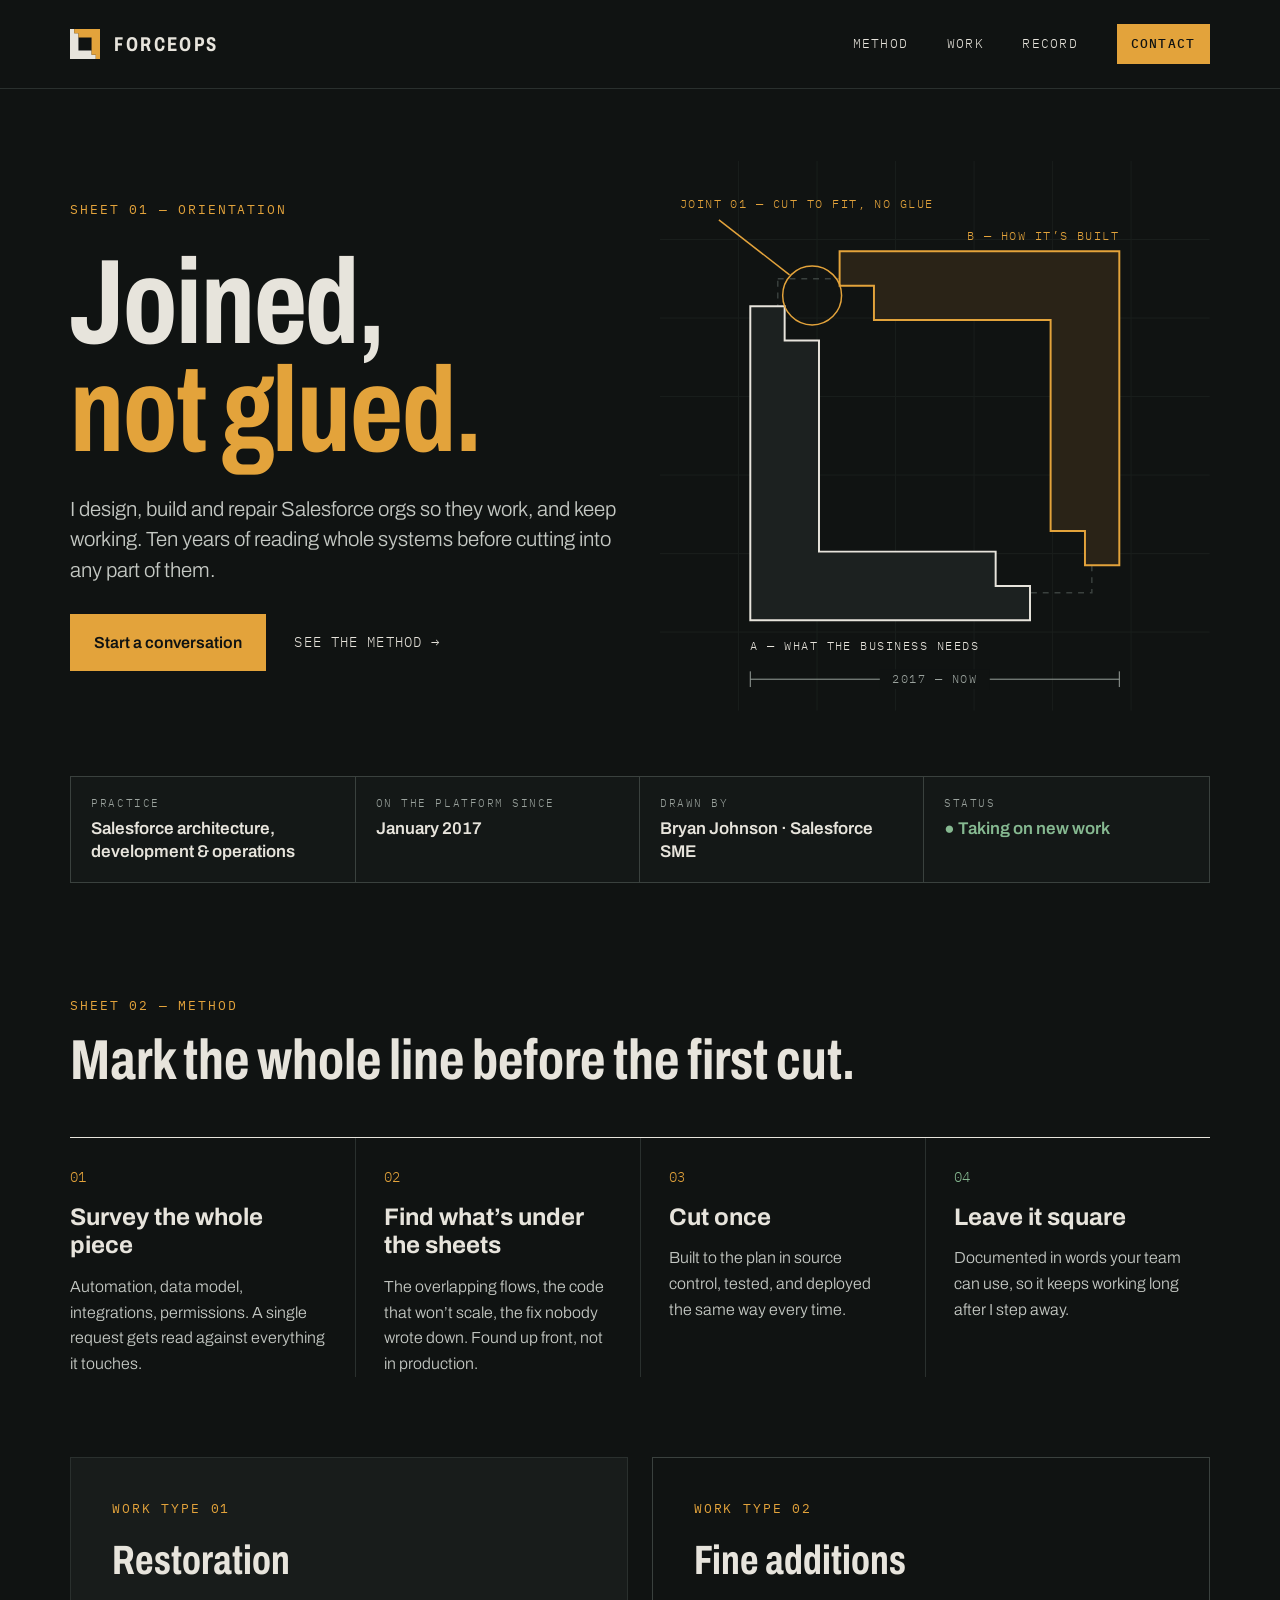
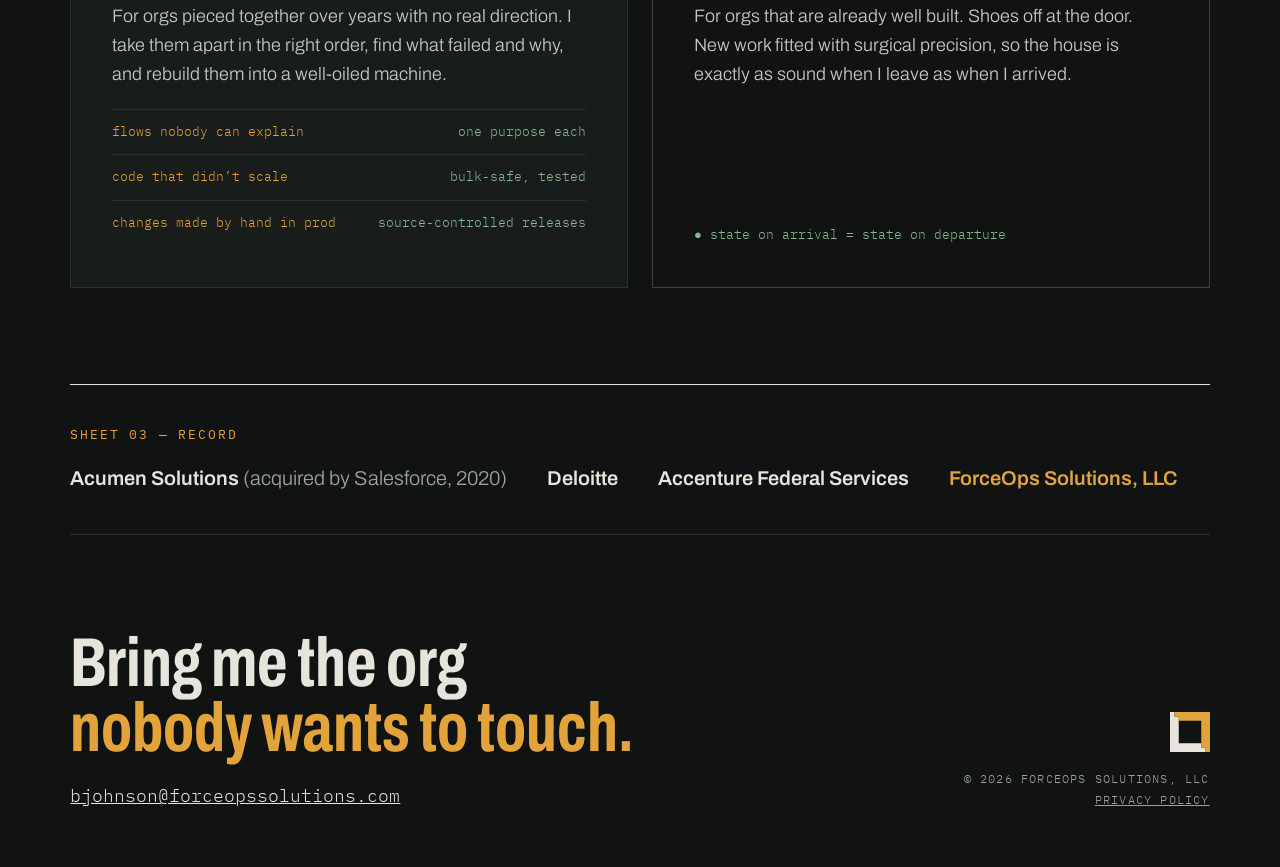
<file: index.html>
<!doctype html>
<html lang="en">
<head>
<meta charset="utf-8">
<meta name="viewport" content="width=device-width, initial-scale=1">
<title>ForceOps Solutions — Salesforce, joined not glued</title>
<meta name="description" content="Salesforce architecture, development and administration by Bryan Johnson. Orgs designed, built and repaired so they work, and keep working.">
<meta name="theme-color" content="#101312">
<meta property="og:type" content="website">
<meta property="og:title" content="ForceOps Solutions — Joined, not glued.">
<meta property="og:description" content="Salesforce architecture, development and administration. Orgs that work, and keep working.">
<meta property="og:url" content="https://forceopssolutions.com/">
<meta property="og:image" content="https://forceopssolutions.com/og.png">
<link rel="canonical" href="https://forceopssolutions.com/">
<link rel="icon" href="favicon.svg" type="image/svg+xml">
<link rel="icon" href="favicon-32.png" sizes="32x32" type="image/png">
<link rel="apple-touch-icon" href="apple-touch-icon.png">
<link rel="preconnect" href="https://fonts.googleapis.com">
<link rel="preconnect" href="https://fonts.gstatic.com" crossorigin>
<link rel="stylesheet" href="https://fonts.googleapis.com/css2?family=Archivo:wdth,wght@62..125,300..800&family=IBM+Plex+Mono:wght@400;500&display=swap">
<link rel="stylesheet" href="styles.css">
</head>
<body>
<a class="skip" href="#main">Skip to content</a>

<header class="site-header">
  <div class="wrap">
    <a class="brand" href="./" aria-label="ForceOps Solutions, home">
      <svg viewBox="0 0 64 64" aria-hidden="true"><path d="M0 0H9V9H18V46H46V55H55V64H0Z" fill="#E7E4DC"/><path d="M64 64H55V55H46V18H18V9H9V0H64Z" fill="#E3A33B"/></svg>
      <span>FORCEOPS</span>
    </a>
    <nav class="site-nav" aria-label="Primary">
      <a class="secondary" href="#method">METHOD</a>
      <a class="secondary" href="#work">WORK</a>
      <a class="secondary" href="#record">RECORD</a>
      <a class="cta" href="#contact">CONTACT</a>
    </nav>
  </div>
</header>

<main id="main">
  <section class="hero" aria-labelledby="hero-title">
    <div class="wrap">
      <div class="hero-copy">
        <p class="label">Sheet 01 — Orientation</p>
        <h1 id="hero-title">Joined,<br><em>not glued.</em></h1>
        <p class="lede">I design, build and repair Salesforce orgs so they work, and keep working. Ten years of reading whole systems before cutting into any part of them.</p>
        <div class="actions">
          <a class="button" href="mailto:bjohnson@forceopssolutions.com">Start a conversation</a>
          <a class="text-link" href="#method">SEE THE METHOD →</a>
        </div>
      </div>
      <div class="drawing">
        <svg viewBox="0 0 560 560" role="img" aria-labelledby="drawing-title">
          <title id="drawing-title">Exploded drawing of the ForceOps joint: member A, what the business needs, and member B, how it’s built, cut to fit with no glue.</title>
          <g stroke="#1A1F1D" stroke-width="1">
            <line x1="0" y1="80" x2="560" y2="80"/><line x1="0" y1="160" x2="560" y2="160"/><line x1="0" y1="240" x2="560" y2="240"/><line x1="0" y1="320" x2="560" y2="320"/><line x1="0" y1="400" x2="560" y2="400"/><line x1="0" y1="480" x2="560" y2="480"/>
            <line x1="80" y1="0" x2="80" y2="560"/><line x1="160" y1="0" x2="160" y2="560"/><line x1="240" y1="0" x2="240" y2="560"/><line x1="320" y1="0" x2="320" y2="560"/><line x1="400" y1="0" x2="400" y2="560"/><line x1="480" y1="0" x2="480" y2="560"/>
          </g>
          <g transform="translate(120,120)">
            <rect x="0" y="0" width="320" height="320" fill="none" stroke="#3A413E" stroke-width="1.5" stroke-dasharray="6 6"/>
            <path transform="translate(-28,28)" d="M0 0H35V35H70V250H250V285H285V320H0Z" fill="#1C2120" stroke="#E7E4DC" stroke-width="2"/>
            <path transform="translate(28,-28)" d="M320 320H285V285H250V70H70V35H35V0H320Z" fill="#2A2317" stroke="#E3A33B" stroke-width="2"/>
            <circle cx="35" cy="17" r="30" fill="none" stroke="#E3A33B" stroke-width="1.5"/>
            <line x1="12" y1="-4" x2="-60" y2="-60" stroke="#E3A33B" stroke-width="1.5"/>
            <g font-family="IBM Plex Mono, monospace" font-size="12" letter-spacing="1.5">
              <text x="-100" y="-72" fill="#E3A33B">JOINT 01 — CUT TO FIT, NO GLUE</text>
              <text x="-28" y="378" fill="#E7E4DC">A — WHAT THE BUSINESS NEEDS</text>
              <text x="348" y="-40" text-anchor="end" fill="#E3A33B">B — HOW IT’S BUILT</text>
            </g>
            <line x1="-28" y1="408" x2="348" y2="408" stroke="#9BA39E"/>
            <line x1="-28" y1="400" x2="-28" y2="416" stroke="#9BA39E"/>
            <line x1="348" y1="400" x2="348" y2="416" stroke="#9BA39E"/>
            <rect x="104" y="398" width="112" height="20" fill="#101312"/>
            <text x="160" y="412" text-anchor="middle" font-family="IBM Plex Mono, monospace" font-size="12" letter-spacing="1.5" fill="#9BA39E">2017 — NOW</text>
          </g>
        </svg>
      </div>
    </div>
  </section>

  <div class="wrap">
    <dl class="titleblock">
      <div><dt>PRACTICE</dt><dd>Salesforce architecture, development &amp; operations</dd></div>
      <div><dt>ON THE PLATFORM SINCE</dt><dd>January 2017</dd></div>
      <div><dt>DRAWN BY</dt><dd>Bryan Johnson · Salesforce SME</dd></div>
      <div><dt>STATUS</dt><dd class="status">● Taking on new work</dd></div>
    </dl>
  </div>

  <section class="method" id="method" aria-labelledby="method-title">
    <div class="wrap">
      <div class="section-head">
        <p class="label">Sheet 02 — Method</p>
        <h2 id="method-title">Mark the whole line before the first cut.</h2>
      </div>
      <ol class="steps">
        <li><span class="num">01</span><h3>Survey the whole piece</h3><p>Automation, data model, integrations, permissions. A single request gets read against everything it touches.</p></li>
        <li><span class="num">02</span><h3>Find what’s under the sheets</h3><p>The overlapping flows, the code that won’t scale, the fix nobody wrote down. Found up front, not in production.</p></li>
        <li><span class="num">03</span><h3>Cut once</h3><p>Built to the plan in source control, tested, and deployed the same way every time.</p></li>
        <li><span class="num">04</span><h3>Leave it square</h3><p>Documented in words your team can use, so it keeps working long after I step away.</p></li>
      </ol>
    </div>
  </section>

  <section class="work" id="work" aria-label="Kinds of work">
    <div class="wrap">
      <article class="work-card filled">
        <p class="label">Work type 01</p>
        <h3>Restoration</h3>
        <p>For orgs pieced together over years with no real direction. I take them apart in the right order, find what failed and why, and rebuild them into a well-oiled machine.</p>
        <ul class="findings" aria-label="Common findings and what they become">
          <li><span class="before">flows nobody can explain</span><span class="after">one purpose each</span></li>
          <li><span class="before">code that didn’t scale</span><span class="after">bulk-safe, tested</span></li>
          <li><span class="before">changes made by hand in prod</span><span class="after">source-controlled releases</span></li>
        </ul>
      </article>
      <article class="work-card">
        <p class="label">Work type 02</p>
        <h3>Fine additions</h3>
        <p>For orgs that are already well built. Shoes off at the door. New work fitted with surgical precision, so the house is exactly as sound when I leave as when I arrived.</p>
        <p class="state">● state on arrival = state on departure</p>
      </article>
    </div>
  </section>

  <div class="wrap">
    <section class="record" id="record" aria-labelledby="record-title">
      <p class="label" id="record-title">Sheet 03 — Record</p>
      <ul>
        <li>Acumen Solutions <span class="note">(acquired by Salesforce, 2020)</span></li>
        <li>Deloitte</li>
        <li>Accenture Federal Services</li>
        <li class="current">ForceOps Solutions, LLC</li>
      </ul>
    </section>
  </div>
</main>

<footer class="contact" id="contact">
  <div class="wrap">
    <div class="contact-copy">
      <h2>Bring me the org<br><em>nobody wants to touch.</em></h2>
      <a class="email" href="mailto:bjohnson@forceopssolutions.com">bjohnson@forceopssolutions.com</a>
    </div>
    <div class="colophon">
      <svg viewBox="0 0 64 64" aria-hidden="true"><path d="M0 0H7V7H14V50H50V57H57V64H0Z" fill="#E7E4DC"/><path d="M64 64H57V57H50V14H14V7H7V0H64Z" fill="#E3A33B"/></svg>
      <p>© <span id="year">2026</span> ForceOps Solutions, LLC<br><a href="privacy.html">Privacy policy</a></p>
    </div>
  </div>
</footer>
<script>document.getElementById('year').textContent = new Date().getFullYear();</script>
</body>
</html>
</file>
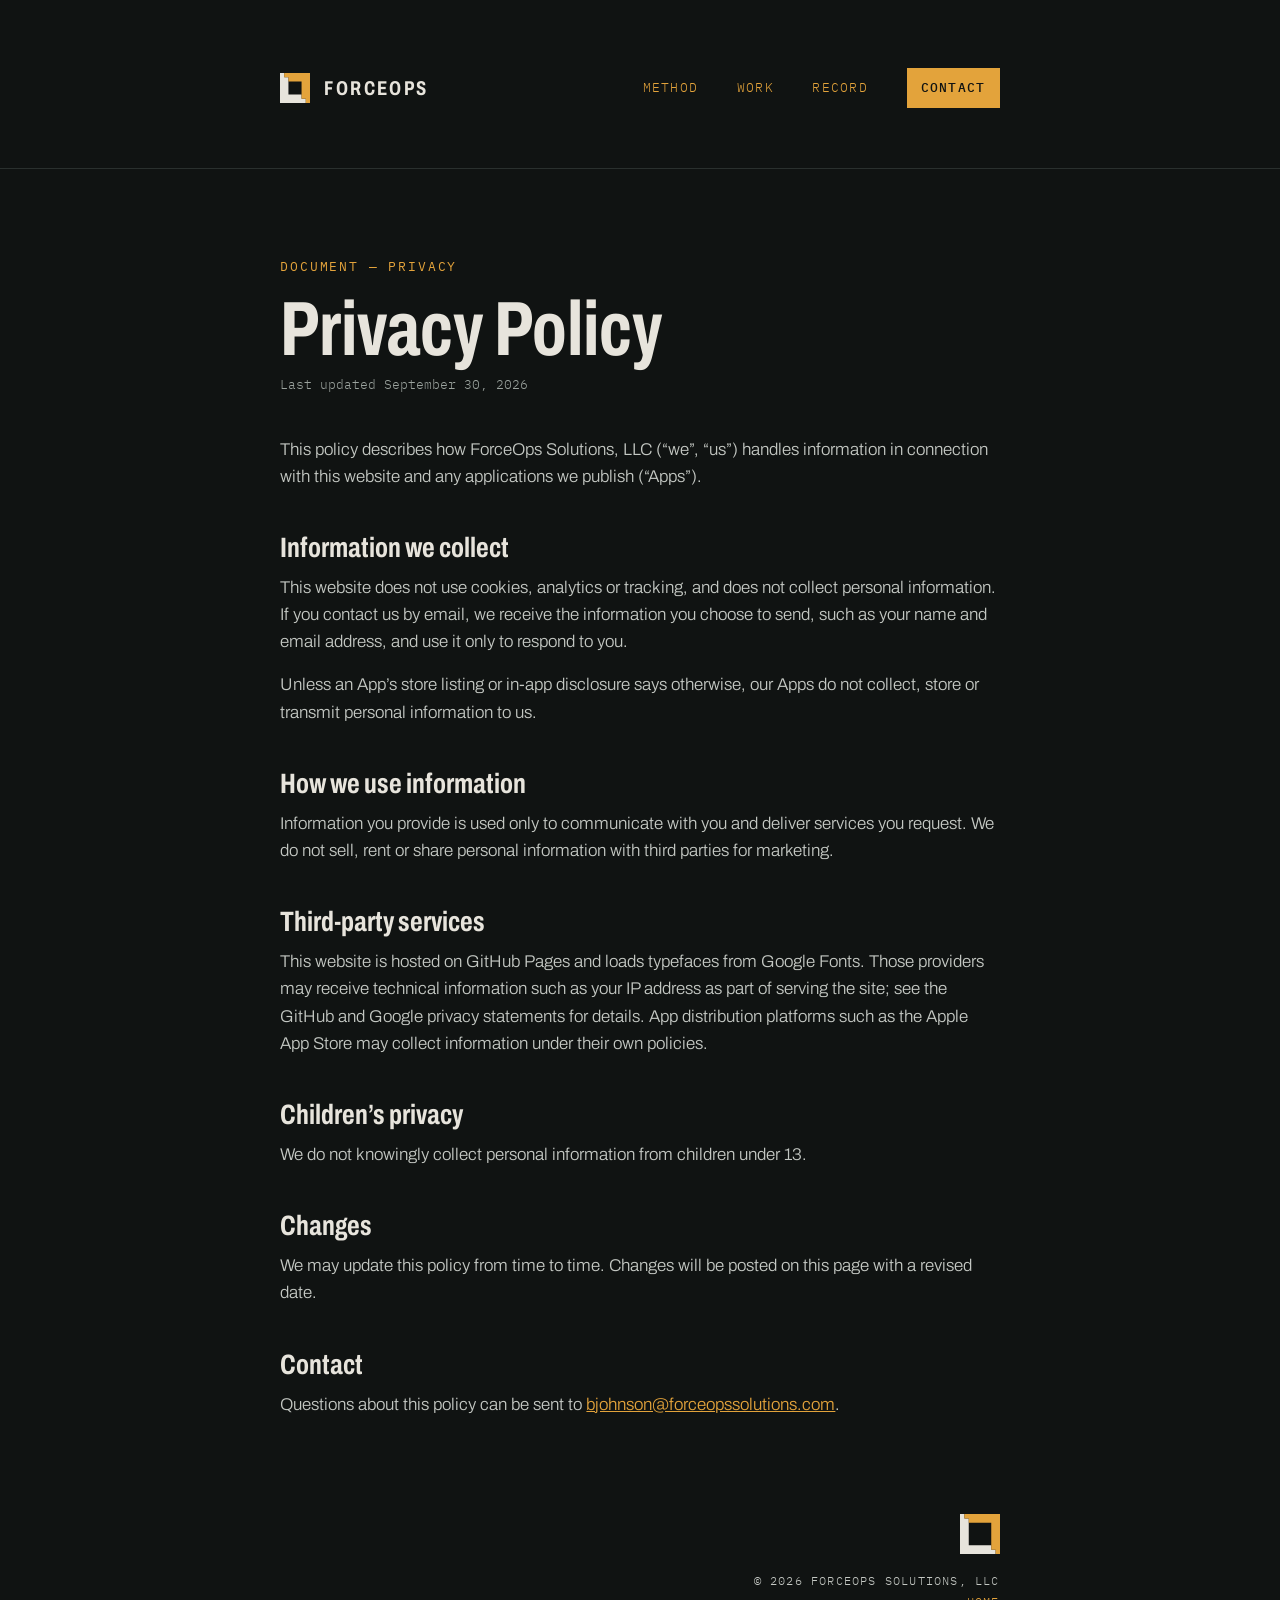
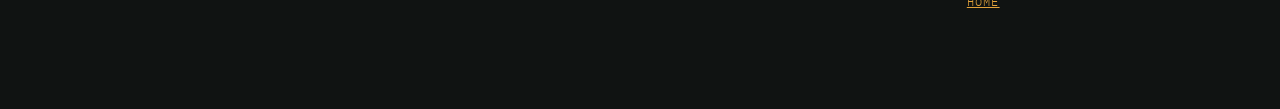
<file: privacy.html>
<!doctype html>
<html lang="en">
<head>
<meta charset="utf-8">
<meta name="viewport" content="width=device-width, initial-scale=1">
<title>Privacy Policy — ForceOps Solutions, LLC</title>
<meta name="description" content="How ForceOps Solutions, LLC handles information on this website and in its apps.">
<meta name="theme-color" content="#101312">
<link rel="canonical" href="https://forceopssolutions.com/privacy.html">
<link rel="icon" href="favicon.svg" type="image/svg+xml">
<link rel="icon" href="favicon-32.png" sizes="32x32" type="image/png">
<link rel="apple-touch-icon" href="apple-touch-icon.png">
<link rel="preconnect" href="https://fonts.googleapis.com">
<link rel="preconnect" href="https://fonts.gstatic.com" crossorigin>
<link rel="stylesheet" href="https://fonts.googleapis.com/css2?family=Archivo:wdth,wght@62..125,300..800&family=IBM+Plex+Mono:wght@400;500&display=swap">
<link rel="stylesheet" href="styles.css">
</head>
<body class="doc">
<a class="skip" href="#main">Skip to content</a>

<header class="site-header">
  <div class="wrap">
    <a class="brand" href="./" aria-label="ForceOps Solutions, home">
      <svg viewBox="0 0 64 64" aria-hidden="true"><path d="M0 0H9V9H18V46H46V55H55V64H0Z" fill="#E7E4DC"/><path d="M64 64H55V55H46V18H18V9H9V0H64Z" fill="#E3A33B"/></svg>
      <span>FORCEOPS</span>
    </a>
    <nav class="site-nav" aria-label="Primary">
      <a class="secondary" href="./#method">METHOD</a>
      <a class="secondary" href="./#work">WORK</a>
      <a class="secondary" href="./#record">RECORD</a>
      <a class="cta" href="./#contact">CONTACT</a>
    </nav>
  </div>
</header>

<main id="main">
  <div class="wrap">
    <p class="label">Document — Privacy</p>
    <h1>Privacy Policy</h1>
    <p class="meta">Last updated September 30, 2026</p>

    <p>This policy describes how ForceOps Solutions, LLC (“we”, “us”) handles information in connection with this website and any applications we publish (“Apps”).</p>

    <h2>Information we collect</h2>
    <p>This website does not use cookies, analytics or tracking, and does not collect personal information. If you contact us by email, we receive the information you choose to send, such as your name and email address, and use it only to respond to you.</p>
    <p>Unless an App’s store listing or in-app disclosure says otherwise, our Apps do not collect, store or transmit personal information to us.</p>

    <h2>How we use information</h2>
    <p>Information you provide is used only to communicate with you and deliver services you request. We do not sell, rent or share personal information with third parties for marketing.</p>

    <h2>Third-party services</h2>
    <p>This website is hosted on GitHub Pages and loads typefaces from Google Fonts. Those providers may receive technical information such as your IP address as part of serving the site; see the GitHub and Google privacy statements for details. App distribution platforms such as the Apple App Store may collect information under their own policies.</p>

    <h2>Children’s privacy</h2>
    <p>We do not knowingly collect personal information from children under 13.</p>

    <h2>Changes</h2>
    <p>We may update this policy from time to time. Changes will be posted on this page with a revised date.</p>

    <h2>Contact</h2>
    <p>Questions about this policy can be sent to <a href="mailto:bjohnson@forceopssolutions.com">bjohnson@forceopssolutions.com</a>.</p>
  </div>
</main>

<footer class="contact">
  <div class="wrap" style="padding-top: 0">
    <div></div>
    <div class="colophon">
      <svg viewBox="0 0 64 64" aria-hidden="true"><path d="M0 0H7V7H14V50H50V57H57V64H0Z" fill="#E7E4DC"/><path d="M64 64H57V57H50V14H14V7H7V0H64Z" fill="#E3A33B"/></svg>
      <p>© 2026 ForceOps Solutions, LLC<br><a href="./">Home</a></p>
    </div>
  </div>
</footer>
</body>
</html>
</file>
<file: styles.css>
/* ForceOps Solutions — joinery on console */
:root {
  --console: #101312;
  --console-deep: #0B0D0C;
  --panel: #181C1B;
  --panel-2: #141817;
  --rule: #2A302E;
  --rule-strong: #3A413E;
  --readout: #E7E4DC;
  --body: #C4C8C3;
  --graphite: #9BA39E;
  --signal: #E3A33B;
  --nominal: #86B991;
  --display: "Archivo", "Helvetica Neue", Arial, sans-serif;
  --mono: "IBM Plex Mono", ui-monospace, Menlo, monospace;
  --gutter: clamp(20px, 5.5vw, 80px);
}

*, *::before, *::after { box-sizing: border-box; }
html { -webkit-text-size-adjust: 100%; scroll-behavior: smooth; }
@media (prefers-reduced-motion: reduce) { html { scroll-behavior: auto; } }
body {
  margin: 0;
  background: var(--console);
  color: var(--readout);
  font-family: var(--display);
  font-weight: 300;
  font-size: 17px;
  line-height: 1.6;
  -webkit-font-smoothing: antialiased;
}
a { color: var(--readout); }
a:hover { color: var(--signal); }
:focus-visible { outline: 2px solid var(--signal); outline-offset: 3px; }
::selection { background: var(--signal); color: var(--console); }
img, svg { display: block; max-width: 100%; }

.wrap { padding-left: var(--gutter); padding-right: var(--gutter); max-width: 1440px; margin: 0 auto; }
.label {
  font-family: var(--mono);
  font-weight: 400;
  font-size: 13px;
  letter-spacing: 0.14em;
  text-transform: uppercase;
  color: var(--signal);
  margin: 0;
}
.mono { font-family: var(--mono); font-weight: 400; }
.condensed { font-stretch: 72%; font-weight: 700; }
.skip { position: absolute; left: -9999px; }
.skip:focus { left: 16px; top: 16px; background: var(--signal); color: var(--console); padding: 8px 12px; z-index: 10; }

/* Header */
.site-header { border-bottom: 1px solid var(--rule); }
.site-header .wrap { height: 88px; display: flex; align-items: center; justify-content: space-between; gap: 24px; }
.brand { display: flex; align-items: center; gap: 14px; text-decoration: none; }
.brand svg { width: 30px; height: 30px; }
.brand span { font-size: 20px; font-weight: 700; font-stretch: 72%; letter-spacing: 0.12em; color: var(--readout); }
.site-nav { display: flex; align-items: center; gap: clamp(20px, 3vw, 40px); font-family: var(--mono); font-size: 13px; letter-spacing: 0.1em; }
.site-nav a { text-decoration: none; }
.site-nav .cta { background: var(--signal); color: var(--console); padding: 10px 14px; font-weight: 500; }
.site-nav .cta:hover { background: var(--readout); color: var(--console); }
@media (max-width: 720px) { .site-nav .secondary { display: none; } }

/* Hero */
.hero .wrap { display: grid; grid-template-columns: repeat(2, minmax(0, 1fr)); gap: 40px; align-items: center; padding-top: clamp(48px, 6vw, 72px); padding-bottom: 48px; }
.hero-copy { display: flex; flex-direction: column; gap: 28px; }
.hero h1 { margin: 0; font-size: clamp(72px, 9.4vw, 136px); font-weight: 700; font-stretch: 70%; line-height: 0.9; letter-spacing: -0.01em; }
.hero h1 em { font-style: normal; color: var(--signal); }
.hero .lede { margin: 0; font-size: clamp(19px, 1.6vw, 22px); line-height: 1.5; color: var(--body); max-width: 34em; }
.actions { display: flex; flex-wrap: wrap; gap: 20px 28px; align-items: center; }
.button { display: inline-block; background: var(--signal); color: var(--console); text-decoration: none; padding: 16px 24px; font-size: 16px; font-weight: 600; }
.button:hover { background: var(--readout); color: var(--console); }
.text-link { font-family: var(--mono); font-size: 14px; letter-spacing: 0.08em; text-decoration: none; }
.drawing { display: flex; justify-content: center; }
.drawing svg { width: 100%; max-width: 600px; height: auto; }
@media (max-width: 900px) {
  .hero .wrap { grid-template-columns: 1fr; }
  .drawing svg { max-width: 460px; }
}

/* Title block */
.titleblock { display: grid; grid-template-columns: repeat(4, minmax(0, 1fr)); border: 1px solid var(--rule-strong); background: var(--panel-2); }
.titleblock > div { padding: 18px 20px; border-right: 1px solid var(--rule-strong); display: flex; flex-direction: column; gap: 6px; }
.titleblock > div:last-child { border-right: 0; }
.titleblock dt { font-family: var(--mono); font-size: 11px; letter-spacing: 0.14em; color: var(--graphite); }
.titleblock dd { margin: 0; font-size: 17px; font-weight: 600; line-height: 1.35; }
.titleblock .status { color: var(--nominal); }
@media (max-width: 1000px) {
  .titleblock { grid-template-columns: repeat(2, minmax(0, 1fr)); }
  .titleblock > div:nth-child(2) { border-right: 0; }
  .titleblock > div:nth-child(-n+2) { border-bottom: 1px solid var(--rule-strong); }
}
@media (max-width: 560px) {
  .titleblock { grid-template-columns: 1fr; }
  .titleblock > div { border-right: 0; border-bottom: 1px solid var(--rule-strong); }
  .titleblock > div:last-child { border-bottom: 0; }
}

/* Method */
.method .wrap { padding-top: clamp(64px, 8vw, 96px); padding-bottom: 80px; display: flex; flex-direction: column; gap: 48px; }
.section-head { display: flex; flex-direction: column; gap: 16px; }
h2 { margin: 0; font-size: clamp(40px, 4.4vw, 60px); font-weight: 700; font-stretch: 72%; line-height: 1; }
.steps { display: grid; grid-template-columns: repeat(4, minmax(0, 1fr)); border-top: 1.5px solid var(--readout); margin: 0; padding: 0; list-style: none; }
.steps li { padding: 28px 28px 0; border-left: 1px solid var(--rule); display: flex; flex-direction: column; gap: 14px; }
.steps li:first-child { padding-left: 0; border-left: 0; }
.steps li:last-child { padding-right: 0; }
.steps .num { font-family: var(--mono); font-size: 14px; color: var(--signal); }
.steps li:last-child .num { color: var(--nominal); }
.steps h3 { margin: 0; font-size: 24px; font-weight: 700; line-height: 1.2; }
.steps p { margin: 0; font-size: 16px; color: var(--body); }
@media (max-width: 1000px) {
  .steps { grid-template-columns: repeat(2, minmax(0, 1fr)); }
  .steps li { padding: 28px 28px 28px 0; border-left: 0; border-bottom: 1px solid var(--rule); }
  .steps li:nth-child(even) { padding-left: 28px; border-left: 1px solid var(--rule); }
}
@media (max-width: 560px) {
  .steps { grid-template-columns: 1fr; }
  .steps li, .steps li:nth-child(even) { padding: 24px 0; border-left: 0; }
}

/* Work types */
.work .wrap { padding-bottom: clamp(64px, 8vw, 96px); display: grid; grid-template-columns: repeat(2, minmax(0, 1fr)); gap: 24px; }
.work-card { padding: clamp(28px, 3.2vw, 44px); display: flex; flex-direction: column; gap: 20px; border: 1px solid var(--rule-strong); }
.work-card.filled { background: var(--panel); border-color: var(--rule); }
.work-card h3 { margin: 0; font-size: clamp(36px, 3.2vw, 44px); font-weight: 700; font-stretch: 72%; line-height: 1.05; }
.work-card p { margin: 0; font-size: 18px; color: var(--body); }
.findings { margin: 0; padding: 0; list-style: none; border-top: 1px solid var(--rule); font-family: var(--mono); font-size: 13px; }
.findings li { display: flex; justify-content: space-between; gap: 16px; padding: 12px 0; border-bottom: 1px solid var(--rule); }
.findings li:last-child { border-bottom: 0; }
.findings .before { color: var(--signal); }
.findings .after { color: var(--nominal); text-align: right; }
.work-card .label, .doc .label { font-size: 13px; color: var(--signal); margin: 0; }
.work-card .state { margin-top: auto; font-family: var(--mono); font-size: 13px; color: var(--nominal); }
@media (max-width: 900px) { .work .wrap { grid-template-columns: 1fr; } }
@media (max-width: 480px) { .findings li { flex-direction: column; gap: 2px; } .findings .after { text-align: left; } }

/* Record */
.record { display: flex; flex-wrap: wrap; gap: 16px 56px; align-items: baseline; padding: 40px 0; border-top: 1.5px solid var(--readout); border-bottom: 1px solid var(--rule); }
.record ul { margin: 0; padding: 0; list-style: none; display: flex; flex-wrap: wrap; gap: 12px 40px; font-size: 20px; font-weight: 600; }
.record .note { font-weight: 300; color: var(--graphite); }
.record .current { color: var(--signal); }

/* Footer / contact */
.contact .wrap { padding-top: clamp(64px, 8vw, 96px); padding-bottom: 56px; display: flex; flex-wrap: wrap; justify-content: space-between; align-items: flex-end; gap: 40px; }
.contact h2 { font-size: clamp(48px, 5.4vw, 80px); font-stretch: 70%; line-height: 0.95; }
.contact h2 em { font-style: normal; color: var(--signal); }
.contact-copy { display: flex; flex-direction: column; gap: 20px; }
.email { font-family: var(--mono); font-size: clamp(16px, 1.4vw, 18px); overflow-wrap: anywhere; }
.colophon { display: flex; flex-direction: column; align-items: flex-end; gap: 16px; }
.colophon svg { width: 40px; height: 40px; }
.colophon p { margin: 0; font-family: var(--mono); font-size: 12px; letter-spacing: 0.1em; color: var(--graphite); text-align: right; line-height: 1.8; text-transform: uppercase; }
.colophon a { color: var(--graphite); }
.colophon a:hover { color: var(--signal); }
@media (max-width: 640px) { .colophon { align-items: flex-start; } .colophon p { text-align: left; } }

/* Document pages (privacy) */
.doc .wrap { max-width: 860px; padding-top: clamp(48px, 7vw, 88px); padding-bottom: 80px; }
.doc h1 { margin: 16px 0 8px; font-size: clamp(48px, 6vw, 80px); font-weight: 700; font-stretch: 70%; line-height: 0.95; }
.doc .meta { font-family: var(--mono); font-size: 13px; color: var(--graphite); margin: 0 0 40px; }
.doc h2 { font-size: 28px; font-stretch: 72%; margin: 44px 0 12px; }
.doc p { color: var(--body); margin: 0 0 16px; }
.doc a { color: var(--signal); }
</file>
